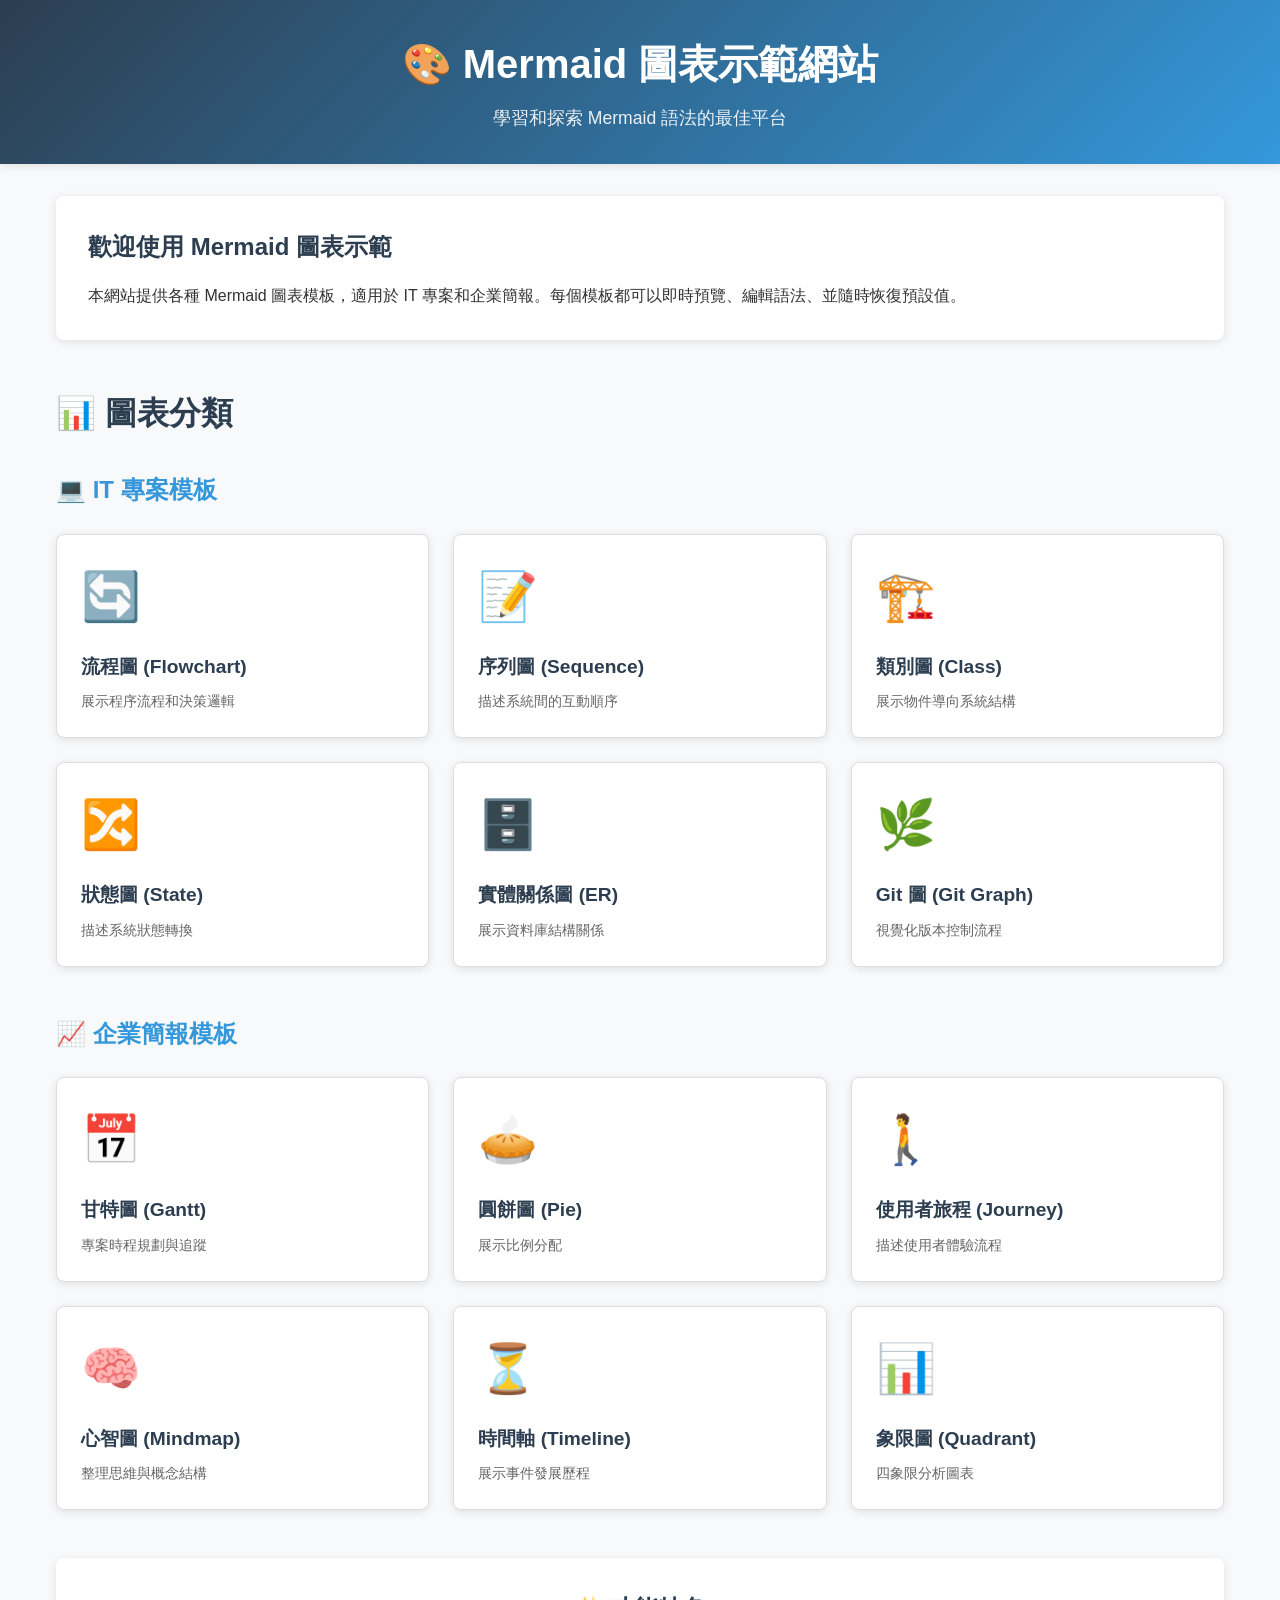
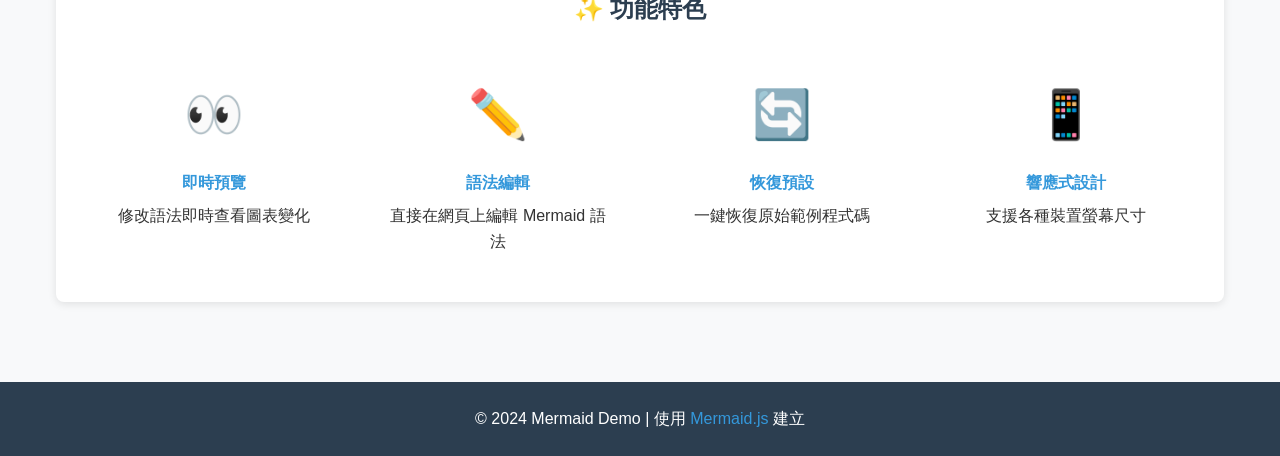
<file: index.html>
<!DOCTYPE html>
<html lang="zh-TW">
<head>
    <meta charset="UTF-8">
    <meta name="viewport" content="width=device-width, initial-scale=1.0">
    <title>Mermaid 圖表示範網站</title>
    <link rel="stylesheet" href="styles.css">
</head>
<body>
    <header>
        <h1>🎨 Mermaid 圖表示範網站</h1>
        <p>學習和探索 Mermaid 語法的最佳平台</p>
    </header>

    <main class="container">
        <section class="intro">
            <h2>歡迎使用 Mermaid 圖表示範</h2>
            <p>本網站提供各種 Mermaid 圖表模板，適用於 IT 專案和企業簡報。每個模板都可以即時預覽、編輯語法、並隨時恢復預設值。</p>
        </section>

        <section class="categories">
            <h2>📊 圖表分類</h2>
            
            <div class="category-section">
                <h3>💻 IT 專案模板</h3>
                <div class="template-grid">
                    <a href="templates/flowchart.html" class="template-card">
                        <div class="card-icon">🔄</div>
                        <h4>流程圖 (Flowchart)</h4>
                        <p>展示程序流程和決策邏輯</p>
                    </a>
                    <a href="templates/sequence.html" class="template-card">
                        <div class="card-icon">📝</div>
                        <h4>序列圖 (Sequence)</h4>
                        <p>描述系統間的互動順序</p>
                    </a>
                    <a href="templates/class.html" class="template-card">
                        <div class="card-icon">🏗️</div>
                        <h4>類別圖 (Class)</h4>
                        <p>展示物件導向系統結構</p>
                    </a>
                    <a href="templates/state.html" class="template-card">
                        <div class="card-icon">🔀</div>
                        <h4>狀態圖 (State)</h4>
                        <p>描述系統狀態轉換</p>
                    </a>
                    <a href="templates/er.html" class="template-card">
                        <div class="card-icon">🗄️</div>
                        <h4>實體關係圖 (ER)</h4>
                        <p>展示資料庫結構關係</p>
                    </a>
                    <a href="templates/git.html" class="template-card">
                        <div class="card-icon">🌿</div>
                        <h4>Git 圖 (Git Graph)</h4>
                        <p>視覺化版本控制流程</p>
                    </a>
                </div>
            </div>

            <div class="category-section">
                <h3>📈 企業簡報模板</h3>
                <div class="template-grid">
                    <a href="templates/gantt.html" class="template-card">
                        <div class="card-icon">📅</div>
                        <h4>甘特圖 (Gantt)</h4>
                        <p>專案時程規劃與追蹤</p>
                    </a>
                    <a href="templates/pie.html" class="template-card">
                        <div class="card-icon">🥧</div>
                        <h4>圓餅圖 (Pie)</h4>
                        <p>展示比例分配</p>
                    </a>
                    <a href="templates/journey.html" class="template-card">
                        <div class="card-icon">🚶</div>
                        <h4>使用者旅程 (Journey)</h4>
                        <p>描述使用者體驗流程</p>
                    </a>
                    <a href="templates/mindmap.html" class="template-card">
                        <div class="card-icon">🧠</div>
                        <h4>心智圖 (Mindmap)</h4>
                        <p>整理思維與概念結構</p>
                    </a>
                    <a href="templates/timeline.html" class="template-card">
                        <div class="card-icon">⏳</div>
                        <h4>時間軸 (Timeline)</h4>
                        <p>展示事件發展歷程</p>
                    </a>
                    <a href="templates/quadrant.html" class="template-card">
                        <div class="card-icon">📊</div>
                        <h4>象限圖 (Quadrant)</h4>
                        <p>四象限分析圖表</p>
                    </a>
                </div>
            </div>
        </section>

        <section class="features">
            <h2>✨ 功能特色</h2>
            <div class="feature-grid">
                <div class="feature-item">
                    <div class="feature-icon">👀</div>
                    <h4>即時預覽</h4>
                    <p>修改語法即時查看圖表變化</p>
                </div>
                <div class="feature-item">
                    <div class="feature-icon">✏️</div>
                    <h4>語法編輯</h4>
                    <p>直接在網頁上編輯 Mermaid 語法</p>
                </div>
                <div class="feature-item">
                    <div class="feature-icon">🔄</div>
                    <h4>恢復預設</h4>
                    <p>一鍵恢復原始範例程式碼</p>
                </div>
                <div class="feature-item">
                    <div class="feature-icon">📱</div>
                    <h4>響應式設計</h4>
                    <p>支援各種裝置螢幕尺寸</p>
                </div>
            </div>
        </section>
    </main>

    <footer>
        <p>© 2024 Mermaid Demo | 使用 <a href="https://mermaid.js.org/" target="_blank">Mermaid.js</a> 建立</p>
    </footer>
</body>
</html>
</file>
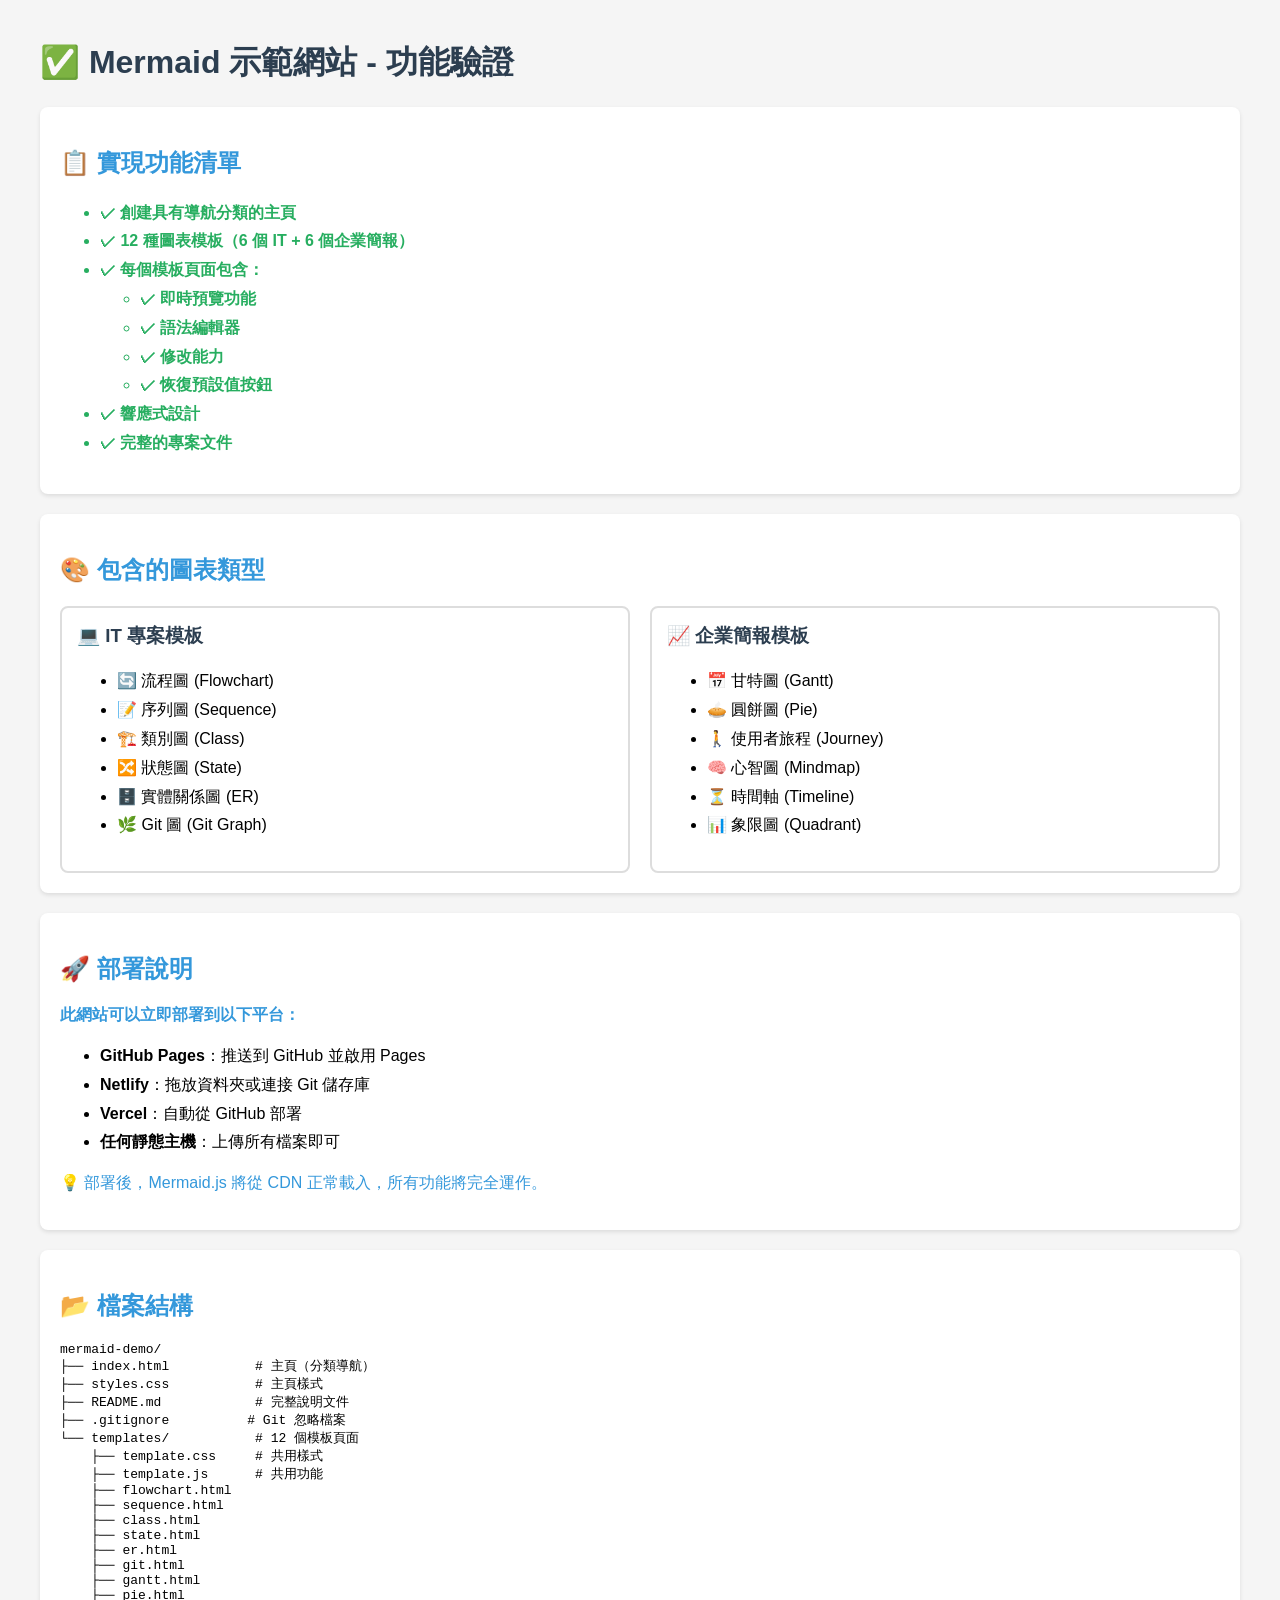
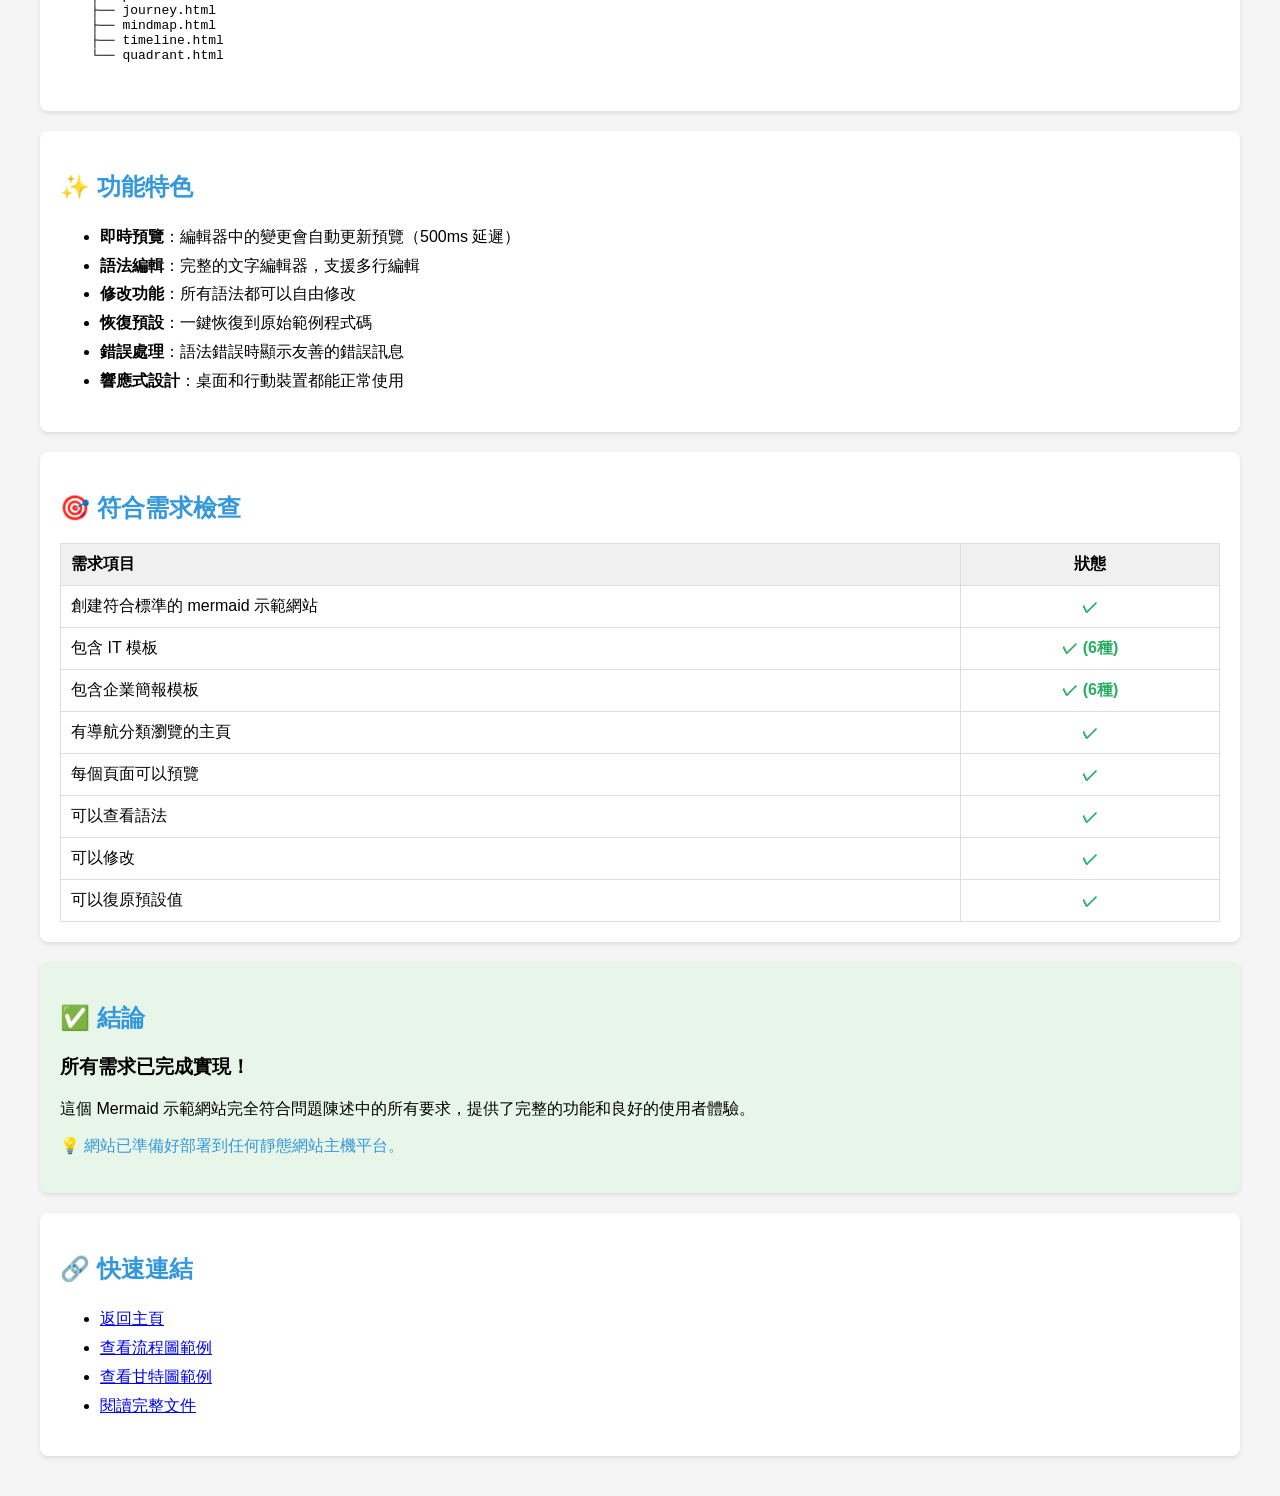
<file: VERIFICATION.html>
<!DOCTYPE html>
<html lang="zh-TW">
<head>
    <meta charset="UTF-8">
    <meta name="viewport" content="width=device-width, initial-scale=1.0">
    <title>功能驗證 - Mermaid Demo</title>
    <style>
        body {
            font-family: Arial, sans-serif;
            max-width: 1200px;
            margin: 0 auto;
            padding: 20px;
            background: #f5f5f5;
        }
        .section {
            background: white;
            padding: 20px;
            margin: 20px 0;
            border-radius: 8px;
            box-shadow: 0 2px 4px rgba(0,0,0,0.1);
        }
        h1 { color: #2c3e50; }
        h2 { color: #3498db; }
        .success { color: #27ae60; font-weight: bold; }
        .info { color: #3498db; }
        ul { line-height: 1.8; }
        .demo-grid {
            display: grid;
            grid-template-columns: 1fr 1fr;
            gap: 20px;
            margin-top: 20px;
        }
        .demo-item {
            border: 2px solid #ddd;
            padding: 15px;
            border-radius: 8px;
        }
        .demo-item h3 {
            margin-top: 0;
            color: #2c3e50;
        }
    </style>
</head>
<body>
    <h1>✅ Mermaid 示範網站 - 功能驗證</h1>
    
    <div class="section">
        <h2>📋 實現功能清單</h2>
        <ul>
            <li class="success">✓ 創建具有導航分類的主頁</li>
            <li class="success">✓ 12 種圖表模板（6 個 IT + 6 個企業簡報）</li>
            <li class="success">✓ 每個模板頁面包含：</li>
            <ul>
                <li class="success">✓ 即時預覽功能</li>
                <li class="success">✓ 語法編輯器</li>
                <li class="success">✓ 修改能力</li>
                <li class="success">✓ 恢復預設值按鈕</li>
            </ul>
            <li class="success">✓ 響應式設計</li>
            <li class="success">✓ 完整的專案文件</li>
        </ul>
    </div>

    <div class="section">
        <h2>🎨 包含的圖表類型</h2>
        <div class="demo-grid">
            <div class="demo-item">
                <h3>💻 IT 專案模板</h3>
                <ul>
                    <li>🔄 流程圖 (Flowchart)</li>
                    <li>📝 序列圖 (Sequence)</li>
                    <li>🏗️ 類別圖 (Class)</li>
                    <li>🔀 狀態圖 (State)</li>
                    <li>🗄️ 實體關係圖 (ER)</li>
                    <li>🌿 Git 圖 (Git Graph)</li>
                </ul>
            </div>
            <div class="demo-item">
                <h3>📈 企業簡報模板</h3>
                <ul>
                    <li>📅 甘特圖 (Gantt)</li>
                    <li>🥧 圓餅圖 (Pie)</li>
                    <li>🚶 使用者旅程 (Journey)</li>
                    <li>🧠 心智圖 (Mindmap)</li>
                    <li>⏳ 時間軸 (Timeline)</li>
                    <li>📊 象限圖 (Quadrant)</li>
                </ul>
            </div>
        </div>
    </div>

    <div class="section">
        <h2>🚀 部署說明</h2>
        <p><strong class="info">此網站可以立即部署到以下平台：</strong></p>
        <ul>
            <li><strong>GitHub Pages</strong>：推送到 GitHub 並啟用 Pages</li>
            <li><strong>Netlify</strong>：拖放資料夾或連接 Git 儲存庫</li>
            <li><strong>Vercel</strong>：自動從 GitHub 部署</li>
            <li><strong>任何靜態主機</strong>：上傳所有檔案即可</li>
        </ul>
        <p class="info">💡 部署後，Mermaid.js 將從 CDN 正常載入，所有功能將完全運作。</p>
    </div>

    <div class="section">
        <h2>📂 檔案結構</h2>
        <pre>
mermaid-demo/
├── index.html           # 主頁（分類導航）
├── styles.css           # 主頁樣式
├── README.md            # 完整說明文件
├── .gitignore          # Git 忽略檔案
└── templates/           # 12 個模板頁面
    ├── template.css     # 共用樣式
    ├── template.js      # 共用功能
    ├── flowchart.html
    ├── sequence.html
    ├── class.html
    ├── state.html
    ├── er.html
    ├── git.html
    ├── gantt.html
    ├── pie.html
    ├── journey.html
    ├── mindmap.html
    ├── timeline.html
    └── quadrant.html
        </pre>
    </div>

    <div class="section">
        <h2>✨ 功能特色</h2>
        <ul>
            <li><strong>即時預覽</strong>：編輯器中的變更會自動更新預覽（500ms 延遲）</li>
            <li><strong>語法編輯</strong>：完整的文字編輯器，支援多行編輯</li>
            <li><strong>修改功能</strong>：所有語法都可以自由修改</li>
            <li><strong>恢復預設</strong>：一鍵恢復到原始範例程式碼</li>
            <li><strong>錯誤處理</strong>：語法錯誤時顯示友善的錯誤訊息</li>
            <li><strong>響應式設計</strong>：桌面和行動裝置都能正常使用</li>
        </ul>
    </div>

    <div class="section">
        <h2>🎯 符合需求檢查</h2>
        <table style="width: 100%; border-collapse: collapse;">
            <tr style="background: #f0f0f0;">
                <th style="text-align: left; padding: 10px; border: 1px solid #ddd;">需求項目</th>
                <th style="text-align: center; padding: 10px; border: 1px solid #ddd;">狀態</th>
            </tr>
            <tr>
                <td style="padding: 10px; border: 1px solid #ddd;">創建符合標準的 mermaid 示範網站</td>
                <td style="text-align: center; padding: 10px; border: 1px solid #ddd;" class="success">✓</td>
            </tr>
            <tr>
                <td style="padding: 10px; border: 1px solid #ddd;">包含 IT 模板</td>
                <td style="text-align: center; padding: 10px; border: 1px solid #ddd;" class="success">✓ (6種)</td>
            </tr>
            <tr>
                <td style="padding: 10px; border: 1px solid #ddd;">包含企業簡報模板</td>
                <td style="text-align: center; padding: 10px; border: 1px solid #ddd;" class="success">✓ (6種)</td>
            </tr>
            <tr>
                <td style="padding: 10px; border: 1px solid #ddd;">有導航分類瀏覽的主頁</td>
                <td style="text-align: center; padding: 10px; border: 1px solid #ddd;" class="success">✓</td>
            </tr>
            <tr>
                <td style="padding: 10px; border: 1px solid #ddd;">每個頁面可以預覽</td>
                <td style="text-align: center; padding: 10px; border: 1px solid #ddd;" class="success">✓</td>
            </tr>
            <tr>
                <td style="padding: 10px; border: 1px solid #ddd;">可以查看語法</td>
                <td style="text-align: center; padding: 10px; border: 1px solid #ddd;" class="success">✓</td>
            </tr>
            <tr>
                <td style="padding: 10px; border: 1px solid #ddd;">可以修改</td>
                <td style="text-align: center; padding: 10px; border: 1px solid #ddd;" class="success">✓</td>
            </tr>
            <tr>
                <td style="padding: 10px; border: 1px solid #ddd;">可以復原預設值</td>
                <td style="text-align: center; padding: 10px; border: 1px solid #ddd;" class="success">✓</td>
            </tr>
        </table>
    </div>

    <div class="section" style="background: #e8f5e9;">
        <h2>✅ 結論</h2>
        <p style="font-size: 1.2em;"><strong>所有需求已完成實現！</strong></p>
        <p>這個 Mermaid 示範網站完全符合問題陳述中的所有要求，提供了完整的功能和良好的使用者體驗。</p>
        <p class="info">💡 網站已準備好部署到任何靜態網站主機平台。</p>
    </div>

    <div class="section">
        <h2>🔗 快速連結</h2>
        <ul>
            <li><a href="index.html">返回主頁</a></li>
            <li><a href="templates/flowchart.html">查看流程圖範例</a></li>
            <li><a href="templates/gantt.html">查看甘特圖範例</a></li>
            <li><a href="README.md">閱讀完整文件</a></li>
        </ul>
    </div>
</body>
</html>
</file>
<file: styles.css>
/* 全域樣式 */
* {
    margin: 0;
    padding: 0;
    box-sizing: border-box;
}

:root {
    --primary-color: #2c3e50;
    --secondary-color: #3498db;
    --accent-color: #e74c3c;
    --success-color: #27ae60;
    --background-color: #f8f9fa;
    --card-background: #ffffff;
    --text-color: #333;
    --border-color: #ddd;
    --shadow: 0 2px 8px rgba(0, 0, 0, 0.1);
    --hover-shadow: 0 4px 16px rgba(0, 0, 0, 0.15);
}

body {
    font-family: -apple-system, BlinkMacSystemFont, 'Segoe UI', 'Microsoft JhengHei', Arial, sans-serif;
    line-height: 1.6;
    color: var(--text-color);
    background-color: var(--background-color);
}

/* 頁首 */
header {
    background: linear-gradient(135deg, var(--primary-color) 0%, var(--secondary-color) 100%);
    color: white;
    padding: 2rem 1rem;
    text-align: center;
    box-shadow: var(--shadow);
}

header h1 {
    font-size: 2.5rem;
    margin-bottom: 0.5rem;
}

header p {
    font-size: 1.1rem;
    opacity: 0.9;
}

/* 容器 */
.container {
    max-width: 1200px;
    margin: 0 auto;
    padding: 2rem 1rem;
}

/* 介紹區塊 */
.intro {
    background: var(--card-background);
    padding: 2rem;
    border-radius: 8px;
    box-shadow: var(--shadow);
    margin-bottom: 3rem;
}

.intro h2 {
    color: var(--primary-color);
    margin-bottom: 1rem;
}

/* 分類區塊 */
.categories h2 {
    color: var(--primary-color);
    margin-bottom: 2rem;
    font-size: 2rem;
}

.category-section {
    margin-bottom: 3rem;
}

.category-section h3 {
    color: var(--secondary-color);
    margin-bottom: 1.5rem;
    font-size: 1.5rem;
}

/* 模板網格 */
.template-grid {
    display: grid;
    grid-template-columns: repeat(auto-fill, minmax(280px, 1fr));
    gap: 1.5rem;
    margin-bottom: 2rem;
}

.template-card {
    background: var(--card-background);
    border: 1px solid var(--border-color);
    border-radius: 8px;
    padding: 1.5rem;
    text-decoration: none;
    color: var(--text-color);
    transition: all 0.3s ease;
    box-shadow: var(--shadow);
    display: block;
}

.template-card:hover {
    transform: translateY(-4px);
    box-shadow: var(--hover-shadow);
    border-color: var(--secondary-color);
}

.card-icon {
    font-size: 3rem;
    margin-bottom: 1rem;
}

.template-card h4 {
    color: var(--primary-color);
    margin-bottom: 0.5rem;
    font-size: 1.2rem;
}

.template-card p {
    color: #666;
    font-size: 0.9rem;
}

/* 功能特色 */
.features {
    background: var(--card-background);
    padding: 2rem;
    border-radius: 8px;
    box-shadow: var(--shadow);
    margin-top: 3rem;
}

.features h2 {
    color: var(--primary-color);
    margin-bottom: 2rem;
    text-align: center;
}

.feature-grid {
    display: grid;
    grid-template-columns: repeat(auto-fit, minmax(250px, 1fr));
    gap: 2rem;
}

.feature-item {
    text-align: center;
    padding: 1rem;
}

.feature-icon {
    font-size: 3rem;
    margin-bottom: 1rem;
}

.feature-item h4 {
    color: var(--secondary-color);
    margin-bottom: 0.5rem;
}

/* 頁尾 */
footer {
    background: var(--primary-color);
    color: white;
    text-align: center;
    padding: 1.5rem;
    margin-top: 3rem;
}

footer a {
    color: var(--secondary-color);
    text-decoration: none;
}

footer a:hover {
    text-decoration: underline;
}

/* 響應式設計 */
@media (max-width: 768px) {
    header h1 {
        font-size: 2rem;
    }

    .template-grid {
        grid-template-columns: 1fr;
    }

    .feature-grid {
        grid-template-columns: 1fr;
    }
}
</file>
